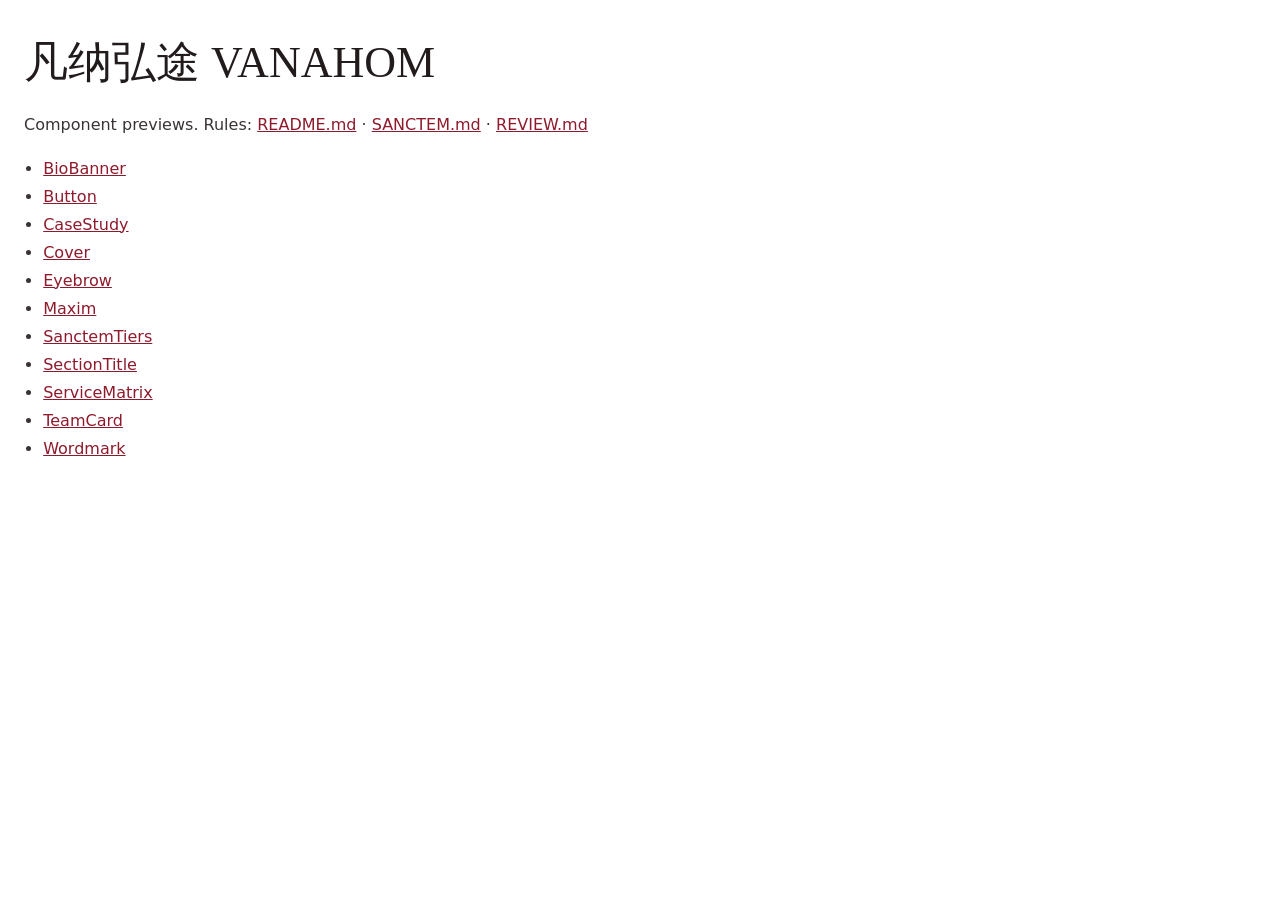
<file: design-system/index.html>
<!doctype html><html lang="zh-CN"><head><meta charset="utf-8"><meta name="viewport" content="width=device-width,initial-scale=1"><title>凡纳弘途 VANAHOM — design system</title>
<link rel="stylesheet" href="tokens.css"><style>body{margin:0;padding:var(--space-10) var(--space-6);font:16px/1.75 var(--font-sans);color:var(--ink-soft);background:var(--paper)}h1{font:500 44px/1.06 var(--font-display);color:var(--ink);margin:0 0 var(--space-6)}a{color:var(--hongtu-red-deep)}ul{padding-left:1.2em}</style></head>
<body><h1>凡纳弘途 VANAHOM</h1><p>Component previews. Rules: <a href="README.md">README.md</a> · <a href="SANCTEM.md">SANCTEM.md</a> · <a href="REVIEW.md">REVIEW.md</a></p><ul><li><a href="components/BioBanner/preview.html">BioBanner</a></li><li><a href="components/Button/preview.html">Button</a></li><li><a href="components/CaseStudy/preview.html">CaseStudy</a></li><li><a href="components/Cover/preview.html">Cover</a></li><li><a href="components/Eyebrow/preview.html">Eyebrow</a></li><li><a href="components/Maxim/preview.html">Maxim</a></li><li><a href="components/SanctemTiers/preview.html">SanctemTiers</a></li><li><a href="components/SectionTitle/preview.html">SectionTitle</a></li><li><a href="components/ServiceMatrix/preview.html">ServiceMatrix</a></li><li><a href="components/TeamCard/preview.html">TeamCard</a></li><li><a href="components/Wordmark/preview.html">Wordmark</a></li></ul></body></html>
</file>
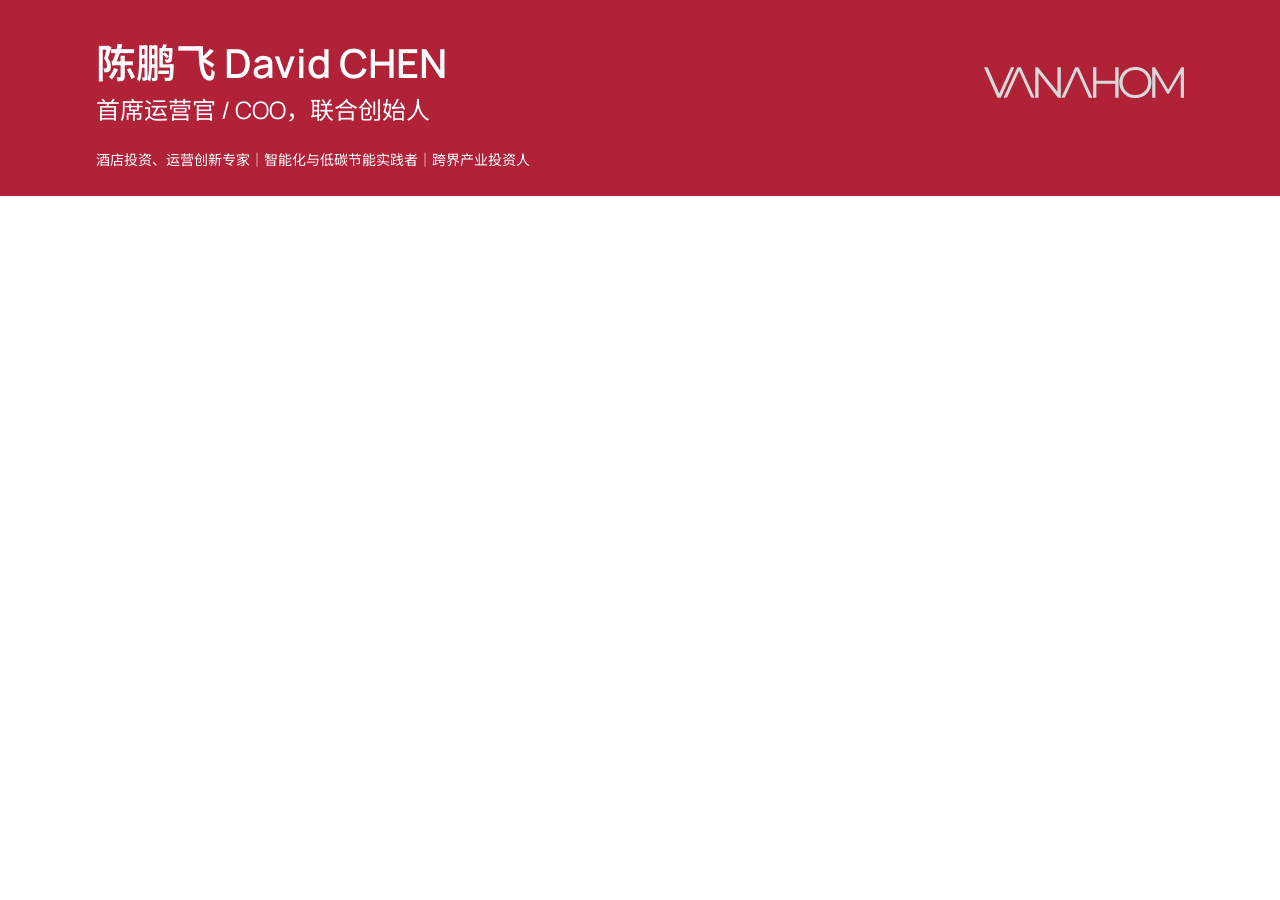
<file: design-system/components/BioBanner/preview.html>
<!-- @dsCard group="Content" height=210 subtitle="Profile page header on hongtu-red" -->
<!doctype html>
<html lang="zh-CN">
<head><meta charset="utf-8"><meta name="viewport" content="width=device-width,initial-scale=1"><link rel="stylesheet" href="../../tokens.css"><link rel="stylesheet" href="../bundle.css"><title>BioBanner — preview</title>
<style>html,body{margin:0} body{background:var(--paper)} </style></head>
<body>
<header class="vh vh-bio-banner">
  <h2 class="vh-bio-banner__name">陈鹏飞 David CHEN</h2>
  <img class="vh-bio-banner__logo" src="../../assets/Logos/vanahom-wordmark-grey.svg" alt="VANAHOM">
  <p class="vh-bio-banner__role">首席运营官 / COO，联合创始人</p>
  <p class="vh-bio-banner__tags">酒店投资、运营创新专家｜智能化与低碳节能实践者｜跨界产业投资人</p>
</header>
</body>
</html>
</file>
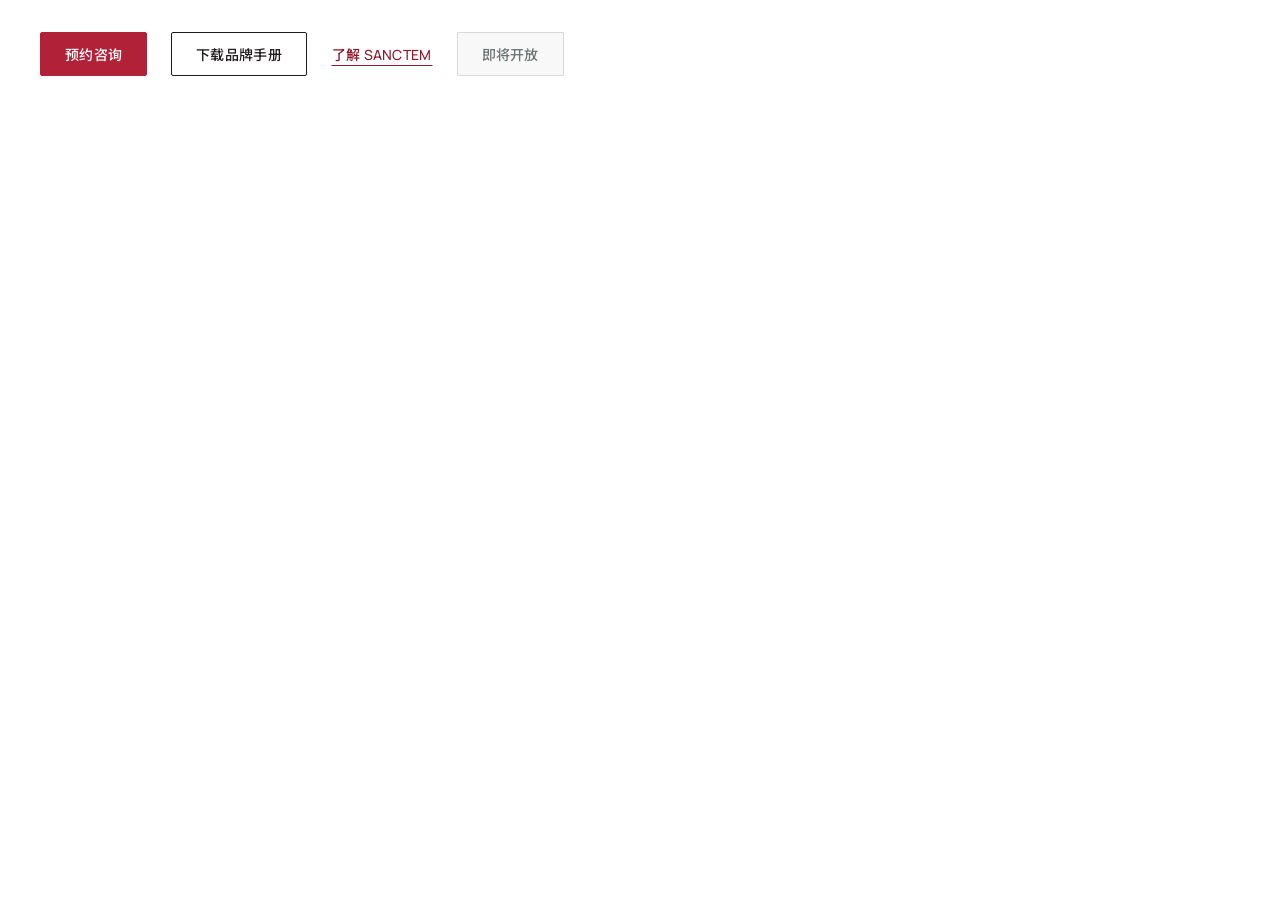
<file: design-system/components/Button/preview.html>
<!-- @dsCard group="Actions" height=110 -->
<!doctype html>
<html lang="zh-CN">
<head><meta charset="utf-8"><meta name="viewport" content="width=device-width,initial-scale=1"><link rel="stylesheet" href="../../tokens.css"><link rel="stylesheet" href="../bundle.css"><title>Button — preview</title>
<style>html,body{margin:0} body{background:var(--paper)} </style></head>
<body>
<div class="vh" style="padding:32px 40px;display:flex;gap:24px;align-items:center;flex-wrap:wrap">
  <button class="vh-btn vh-btn--primary">预约咨询</button>
  <button class="vh-btn">下载品牌手册</button>
  <button class="vh-btn vh-btn--text">了解 SANCTEM</button>
  <button class="vh-btn" disabled>即将开放</button>
</div>
</body>
</html>
</file>
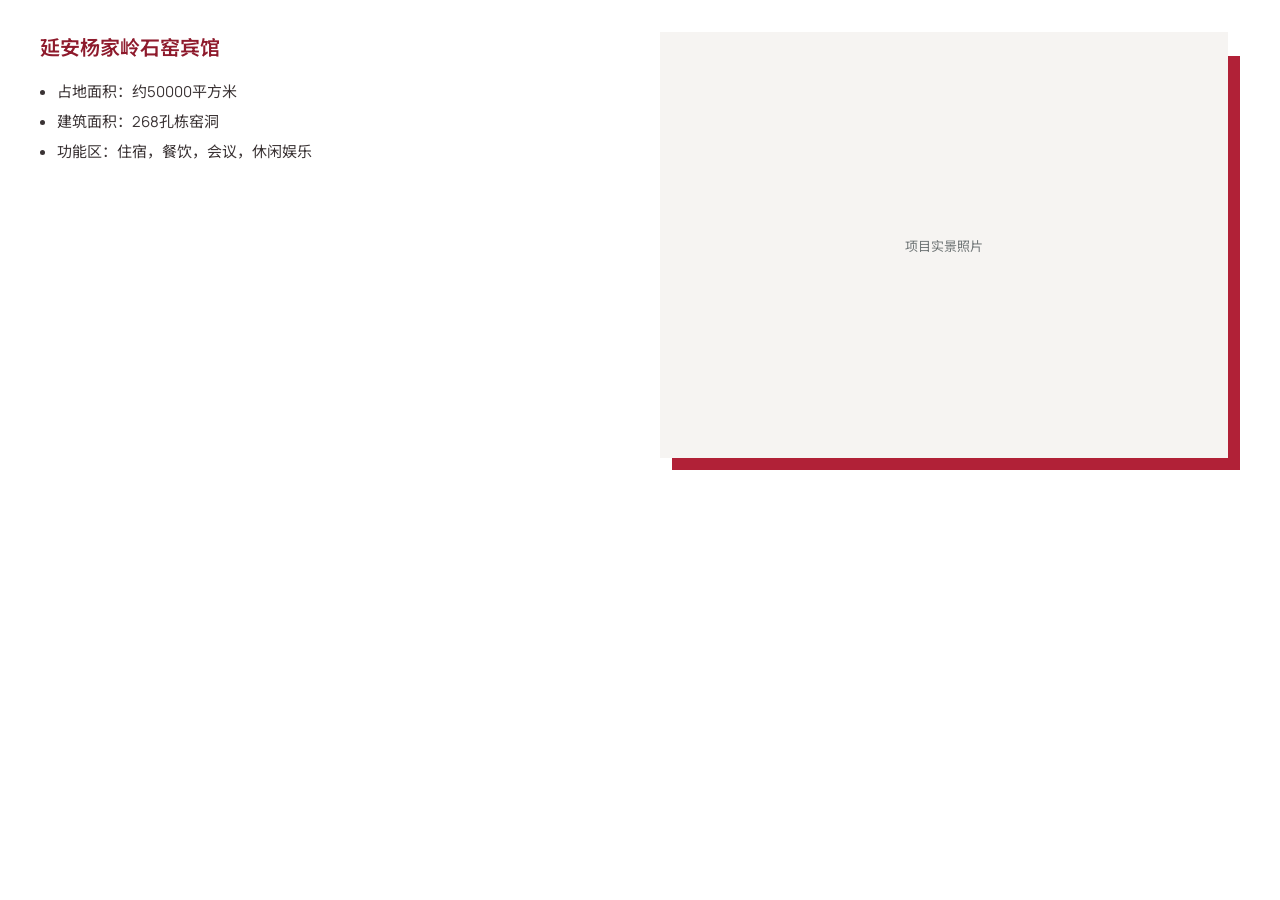
<file: design-system/components/CaseStudy/preview.html>
<!-- @dsCard group="Content" height=390 subtitle="Facts left, photo right on a red offset block" -->
<!doctype html>
<html lang="zh-CN">
<head><meta charset="utf-8"><meta name="viewport" content="width=device-width,initial-scale=1"><link rel="stylesheet" href="../../tokens.css"><link rel="stylesheet" href="../bundle.css"><title>CaseStudy — preview</title>
<style>html,body{margin:0} body{background:var(--paper)} </style></head>
<body>
<section class="vh vh-case" style="padding:32px 40px">
  <div>
    <h3 class="vh-case__title">延安杨家岭石窑宾馆</h3>
    <ul class="vh-case__facts">
      <li>占地面积：约50000平方米</li>
      <li>建筑面积：268孔栋窑洞</li>
      <li>功能区：住宿，餐饮，会议，休闲娱乐</li>
    </ul>
  </div>
  <figure class="vh-case__media"><div role="img" aria-label="项目图片位" style="background:var(--mist);display:grid;place-items:center;color:var(--grey-deep);font-size:13px">项目实景照片</div></figure>
</section>
</body>
</html>
</file>
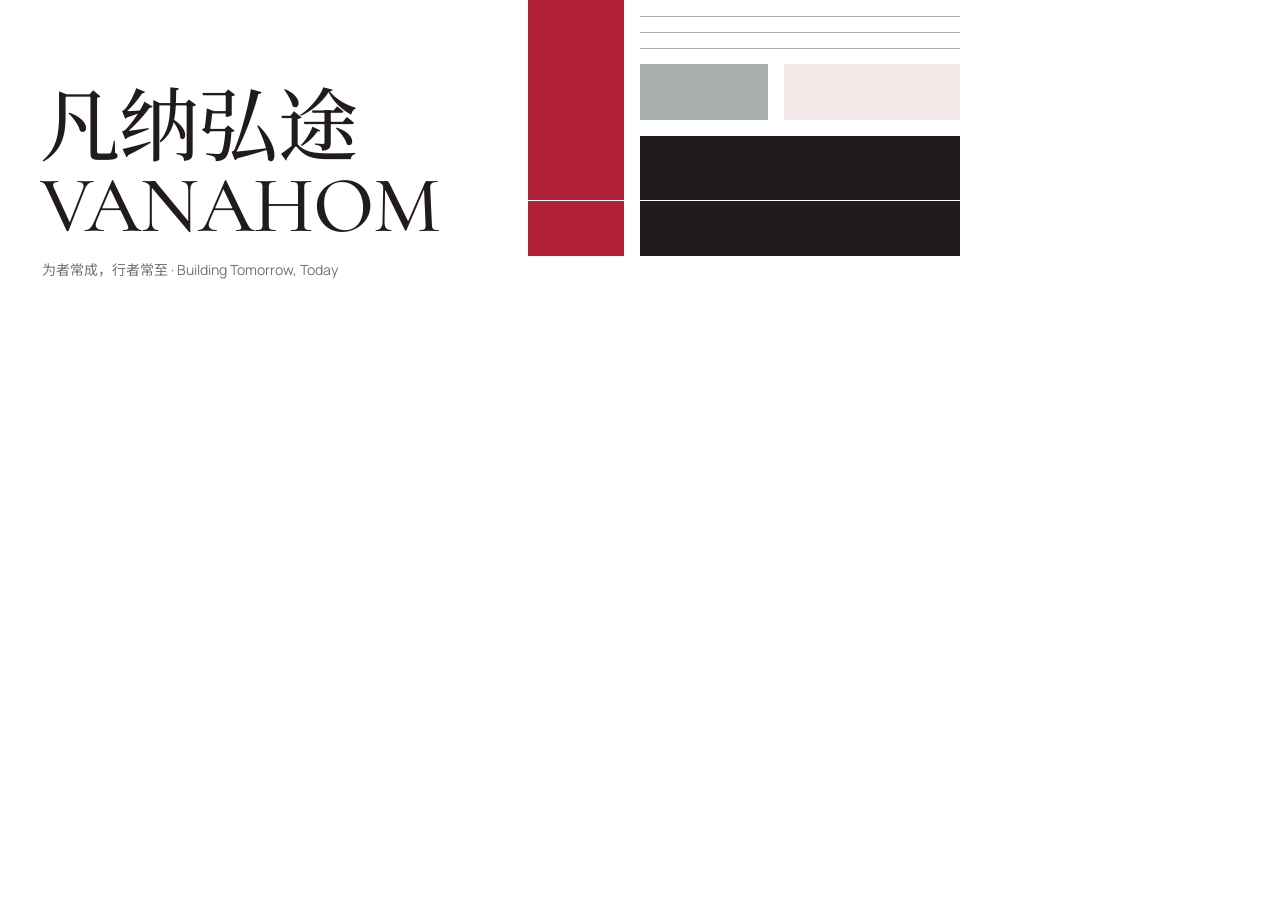
<file: design-system/components/Cover/preview.html>
<!-- @dsCard height=320 -->
<!doctype html>
<html lang="zh-CN">
<head>
<meta charset="utf-8"><meta name="viewport" content="width=device-width,initial-scale=1"><link rel="stylesheet" href="../../tokens.css"><link rel="stylesheet" href="../bundle.css">
<title>凡纳弘途 VANAHOM</title>
<style>
  html, body { margin:0; height:100%; }
  body { background:var(--paper); color:var(--ink); font-family:var(--font-sans); overflow:hidden; }
  .cover { position:relative; width:960px; height:320px; overflow:hidden; }
  .art { position:absolute; top:0; left:480px; width:480px; height:320px; }
  .art svg { display:block; width:480px; height:320px; }
  .red { fill:var(--hongtu-red); }
  .ink { fill:var(--ink); }
  .grey { fill:var(--cangling-grey); }
  .wash { fill:var(--red-wash); }
  .blk { rx:var(--radius-none); }
  .cut { stroke:var(--paper); stroke-width:var(--hairline); }
  .rule { stroke:var(--cangling-grey); stroke-width:var(--hairline); }
  .words { position:absolute; left:var(--space-10); bottom:var(--space-10); max-width:440px; }
  .name { margin:0; font-family:var(--font-display); font-size:80px; line-height:.95; font-weight:500; letter-spacing:-.01em; color:var(--ink); }
  .tag { margin:var(--space-4) 0 0 2px; font-size:14px; line-height:20px; color:var(--grey-deep); }
</style>
</head>
<body>
<div class="cover">
  <div class="art" aria-hidden="true">
    <svg viewBox="0 0 480 320" width="480" height="320">
      <!--
        blocks      hongtu-red 96×264 slab bled off the top (≈8% of 960×320, the brand's own red ceiling) · ink 320×120 bled off the right · cangling-grey 128×56 · red-wash 176×56 bled right
        arrangement one tall red slab with satellites (the deck's TOMORROW / TODAY / YESTERDAY slab), bottoms on one line space-16 above the edge, space-4 gutters
        pattern     a few hairlines, from "structure comes from 1px hairlines and space, never shadows": three cangling-grey rules at a space-4 pitch over the satellites, one paper hairline cutting the slab and ink like the deck's struck-through YESTERDAY
        scales      sides in space-2 multiples; gutters space-4; rule pitch space-4; strokes hairline; corners radius-none
      -->
      <line class="rule" x1="160" y1="16.5" x2="480" y2="16.5"/>
      <line class="rule" x1="160" y1="32.5" x2="480" y2="32.5"/>
      <line class="rule" x1="160" y1="48.5" x2="480" y2="48.5"/>
      <rect class="red blk" x="48" y="-8" width="96" height="264"/>
      <rect class="grey blk" x="160" y="64" width="128" height="56"/>
      <rect class="wash blk" x="304" y="64" width="176" height="56"/>
      <rect class="ink blk" x="160" y="136" width="320" height="120"/>
      <line class="cut" x1="48" y1="200.5" x2="480" y2="200.5"/>
    </svg>
  </div>
  <div class="words">
    <h1 class="name">凡纳弘途<br>VANAHOM</h1>
    <p class="tag">为者常成，行者常至 · Building Tomorrow, Today</p>
  </div>
</div>
</body>
</html>
</file>
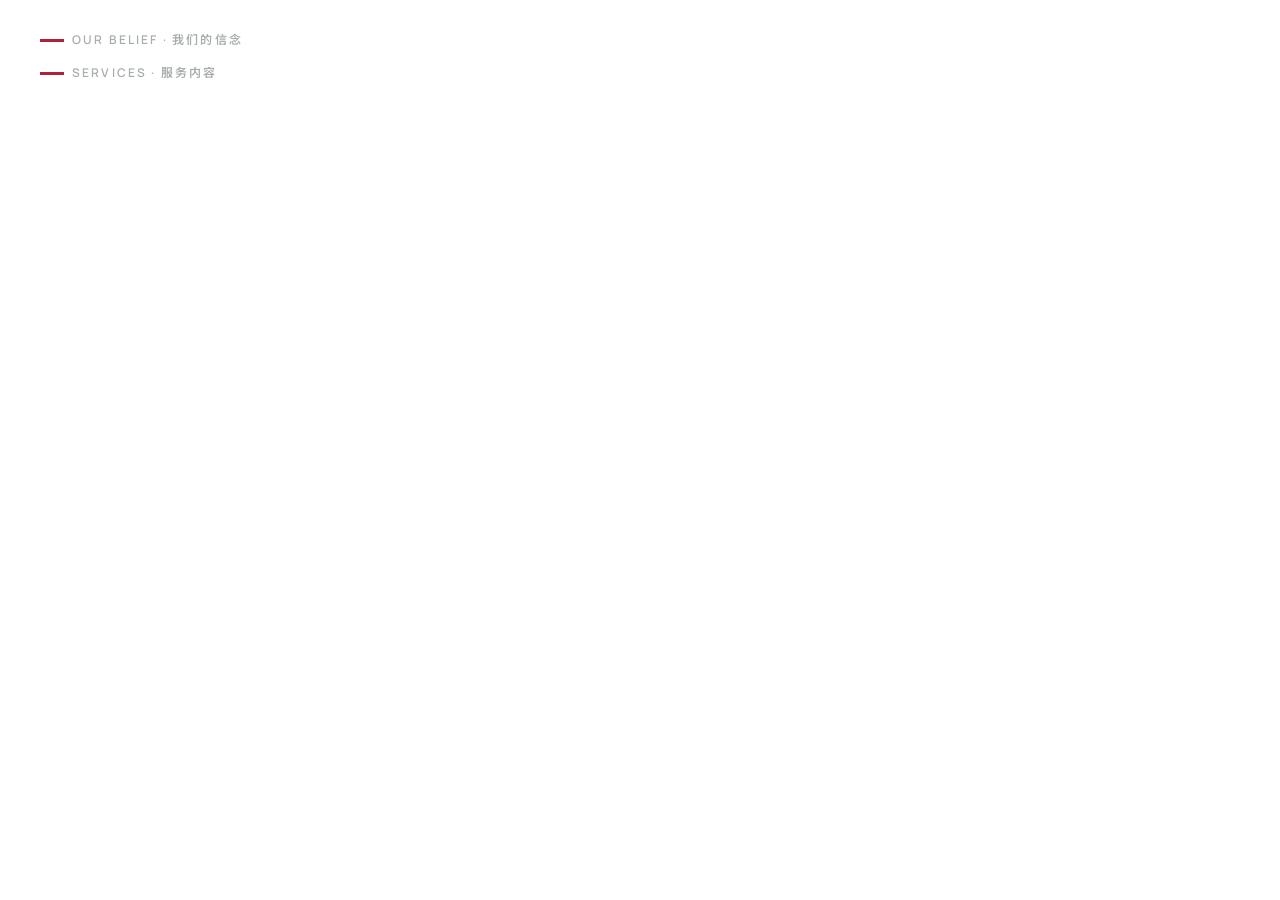
<file: design-system/components/Eyebrow/preview.html>
<!-- @dsCard group="Text" height=120 -->
<!doctype html>
<html lang="zh-CN">
<head><meta charset="utf-8"><meta name="viewport" content="width=device-width,initial-scale=1"><link rel="stylesheet" href="../../tokens.css"><link rel="stylesheet" href="../bundle.css"><title>Eyebrow — preview</title>
<style>html,body{margin:0} body{background:var(--paper)} </style></head>
<body>
<div class="vh" style="padding:32px 40px;display:flex;flex-direction:column;gap:16px">
  <p class="vh-eyebrow">Our belief · 我们的信念</p>
  <p class="vh-eyebrow">Services · 服务内容</p>
</div>
</body>
</html>
</file>
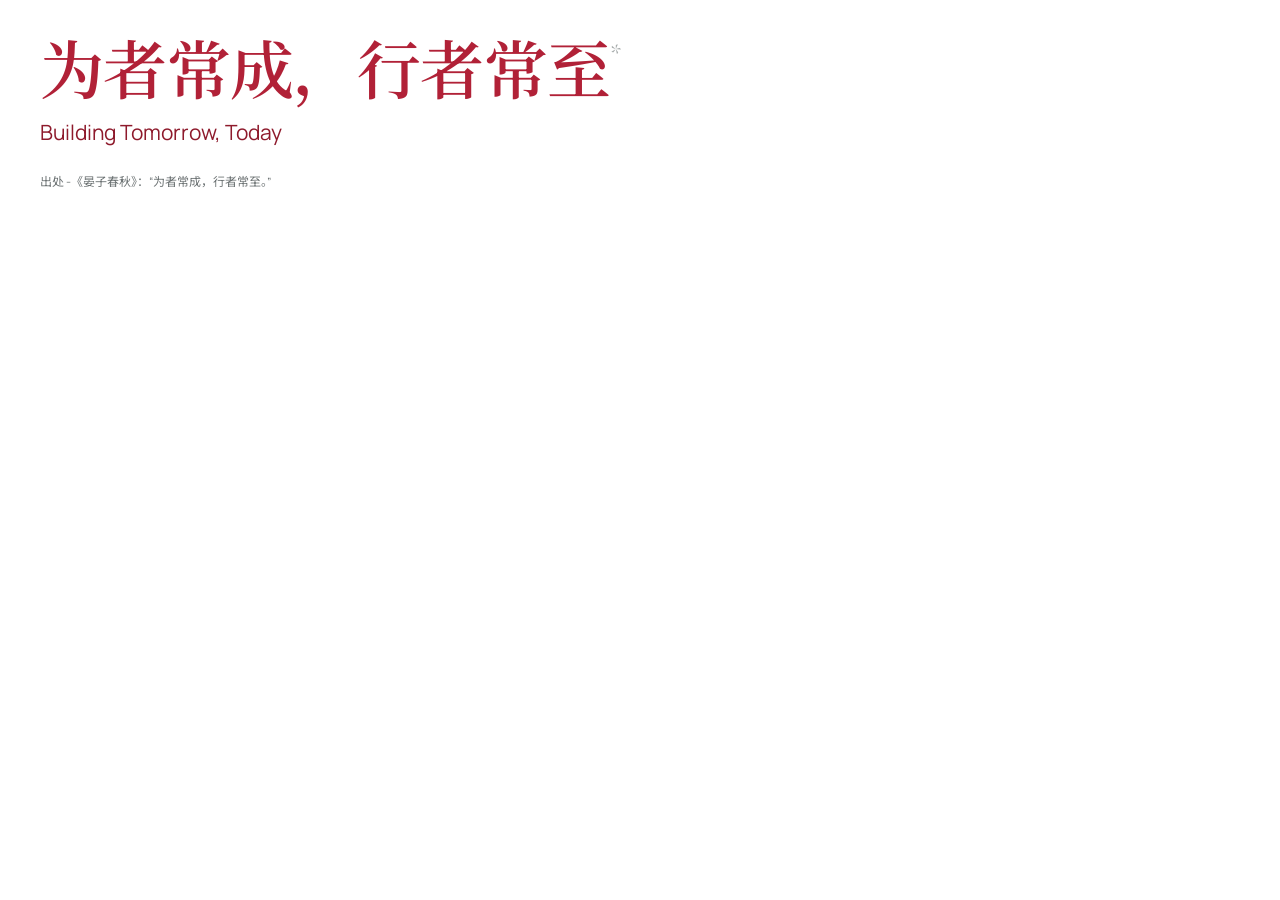
<file: design-system/components/Maxim/preview.html>
<!-- @dsCard group="Text" height=250 subtitle="Classical maxim, English line, source" -->
<!doctype html>
<html lang="zh-CN">
<head><meta charset="utf-8"><meta name="viewport" content="width=device-width,initial-scale=1"><link rel="stylesheet" href="../../tokens.css"><link rel="stylesheet" href="../bundle.css"><title>Maxim — preview</title>
<style>html,body{margin:0} body{background:var(--paper)} </style></head>
<body>
<figure class="vh vh-maxim" style="padding:40px">
  <p class="vh-maxim__cn">为者常成，行者常至<sup>*</sup></p>
  <p class="vh-maxim__en">Building Tomorrow, Today</p>
  <figcaption class="vh-maxim__source">出处 -《晏子春秋》：“为者常成，行者常至。”</figcaption>
</figure>
</body>
</html>
</file>
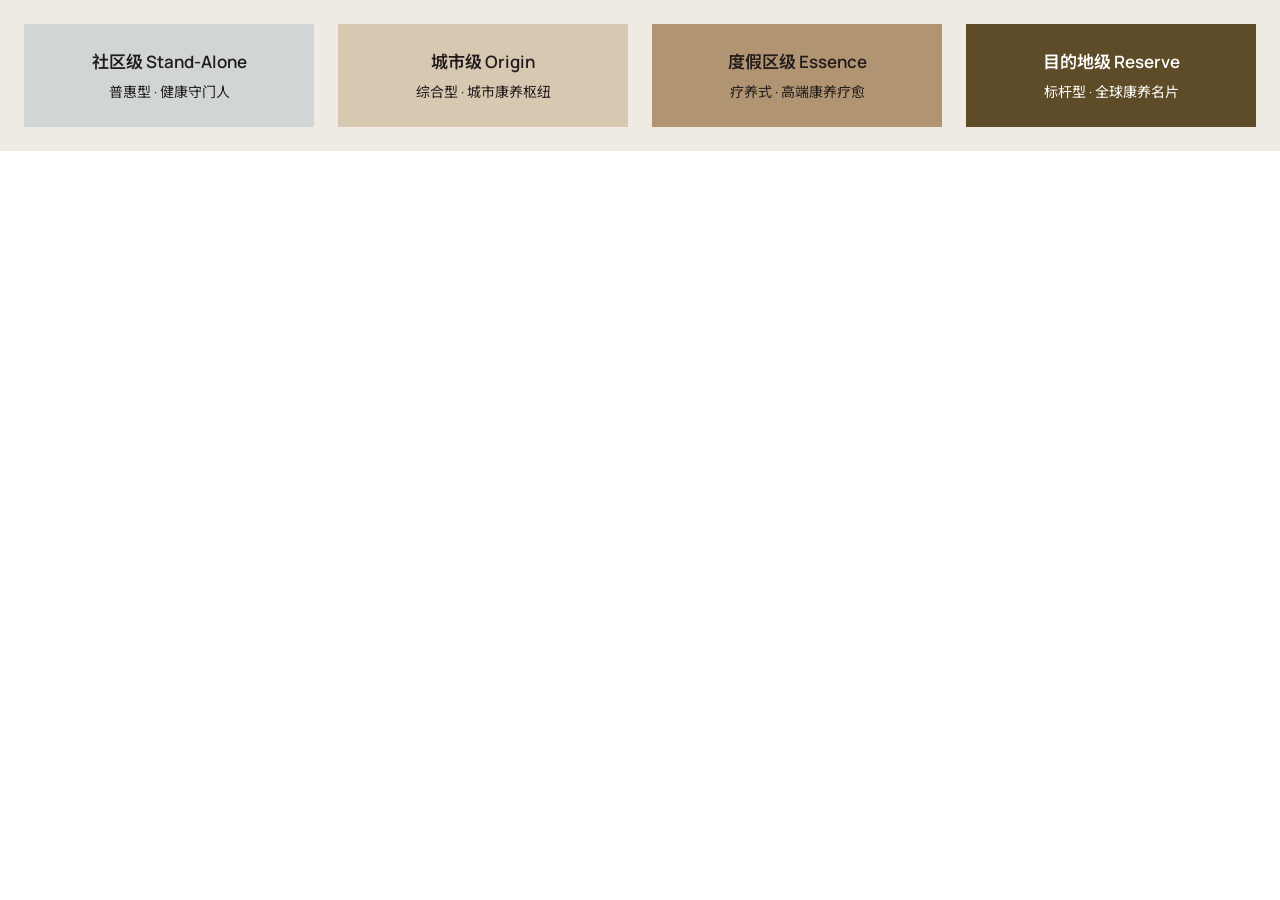
<file: design-system/components/SanctemTiers/preview.html>
<!-- @dsCard group="SANCTEM" height=200 subtitle="Sub-brand only: the four-tier brand matrix" -->
<!doctype html>
<html lang="zh-CN">
<head><meta charset="utf-8"><meta name="viewport" content="width=device-width,initial-scale=1"><link rel="stylesheet" href="../../tokens.css"><link rel="stylesheet" href="../bundle.css"><title>SanctemTiers — preview</title>
<style>html,body{margin:0} body{background:var(--paper)} </style></head>
<body>
<div class="vh vh-sanctem"><div class="vh-tiers">
  <div class="vh-tier vh-tier--community"><p class="vh-tier__name">社区级 Stand-Alone</p><p class="vh-tier__line">普惠型 · 健康守门人</p></div>
  <div class="vh-tier vh-tier--origin"><p class="vh-tier__name">城市级 Origin</p><p class="vh-tier__line">综合型 · 城市康养枢纽</p></div>
  <div class="vh-tier vh-tier--essence"><p class="vh-tier__name">度假区级 Essence</p><p class="vh-tier__line">疗养式 · 高端康养疗愈</p></div>
  <div class="vh-tier vh-tier--reserve"><p class="vh-tier__name">目的地级 Reserve</p><p class="vh-tier__line">标杆型 · 全球康养名片</p></div>
</div></div>
</body>
</html>
</file>
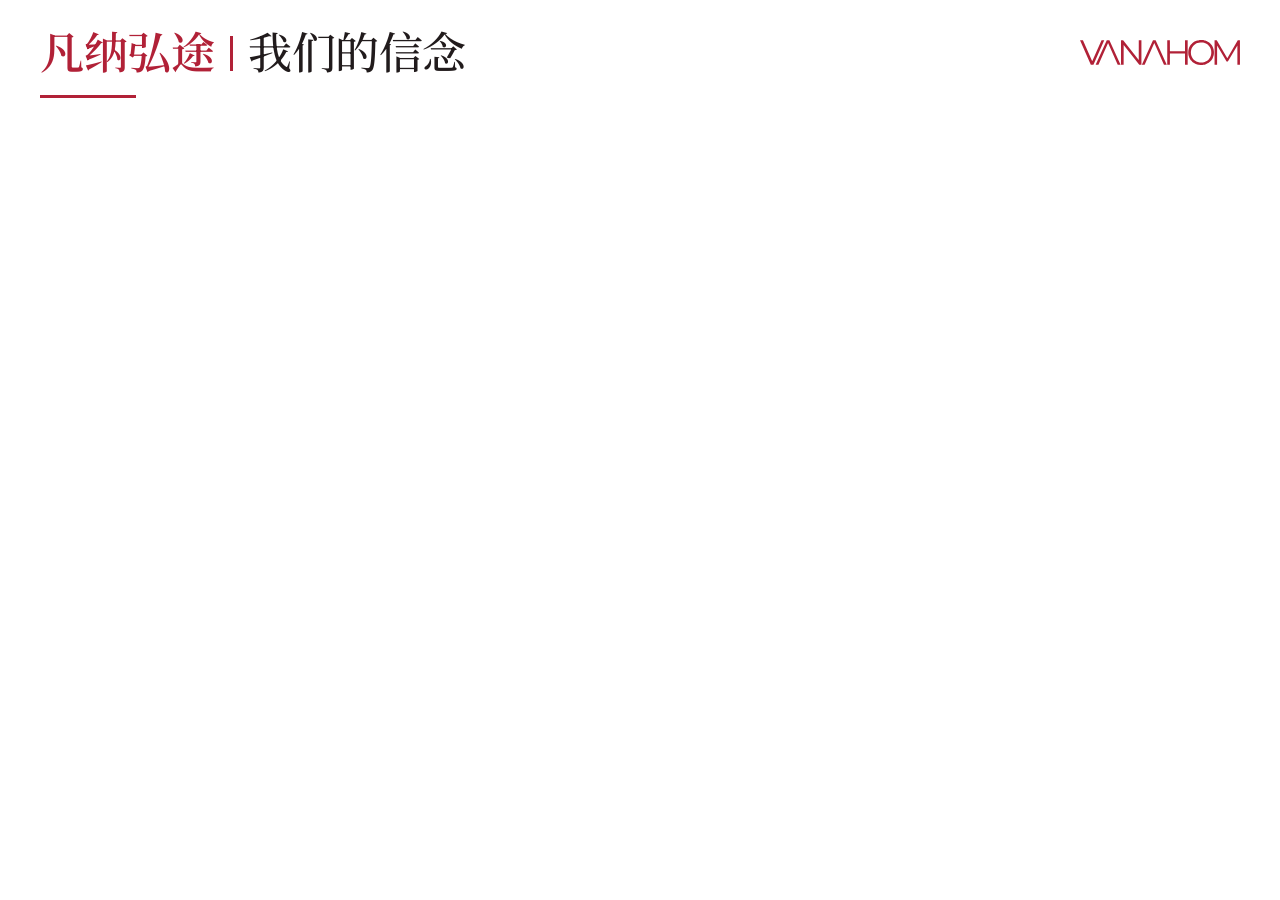
<file: design-system/components/SectionTitle/preview.html>
<!-- @dsCard group="Layout" height=150 subtitle="品牌名 | 页面主题, red rule, wordmark right" -->
<!doctype html>
<html lang="zh-CN">
<head><meta charset="utf-8"><meta name="viewport" content="width=device-width,initial-scale=1"><link rel="stylesheet" href="../../tokens.css"><link rel="stylesheet" href="../bundle.css"><title>SectionTitle — preview</title>
<style>html,body{margin:0} body{background:var(--paper)} </style></head>
<body>
<header class="vh vh-section-title" style="padding:32px 40px">
  <div>
    <h2 class="vh-section-title__text"><span class="vh-section-title__brand">凡纳弘途</span><span class="vh-section-title__sep" aria-hidden="true"></span>我们的信念</h2>
    <span class="vh-section-title__rule" aria-hidden="true"></span>
  </div>
  <img class="vh-section-title__logo" src="../../assets/Logos/vanahom-wordmark-red.svg" alt="VANAHOM">
</header>
</body>
</html>
</file>
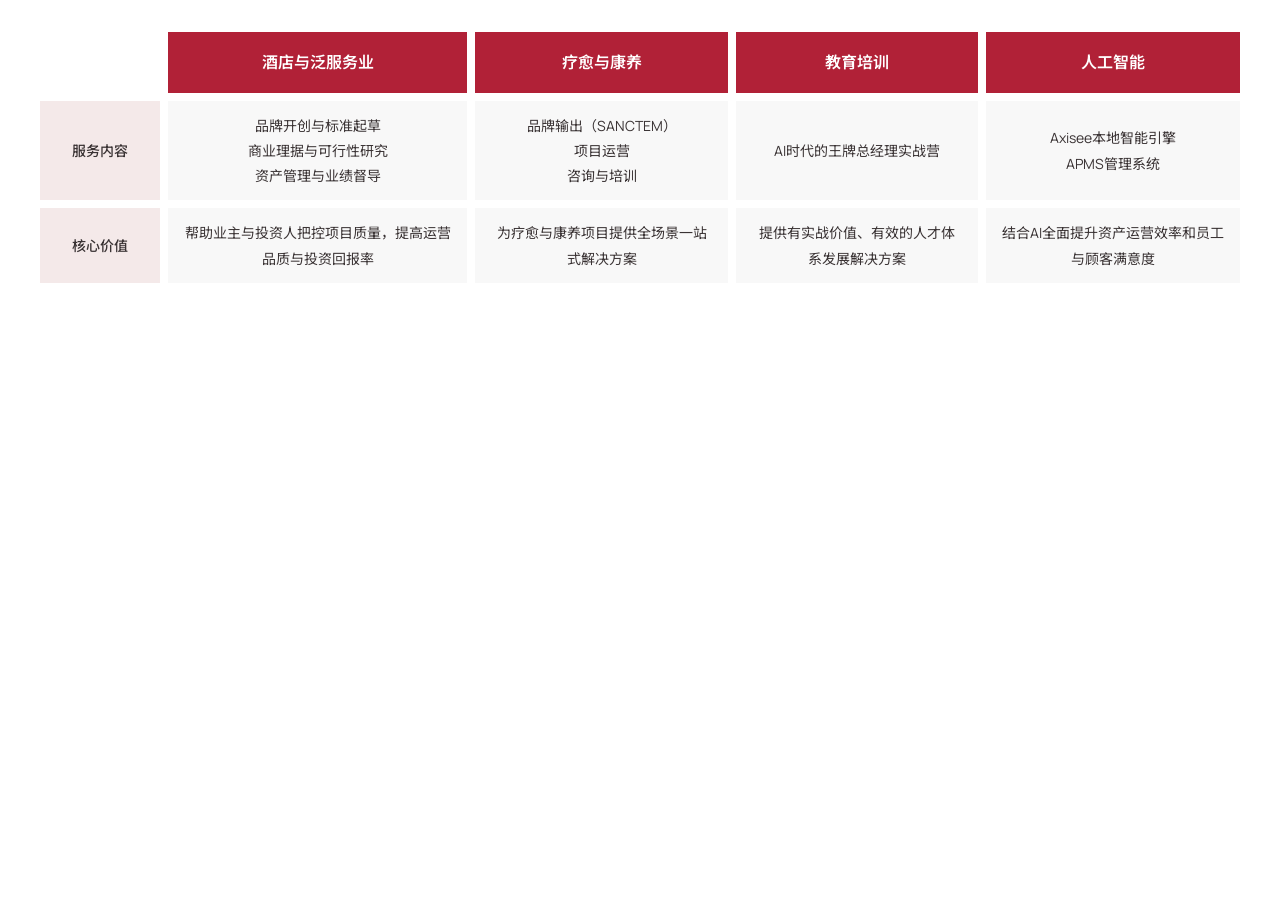
<file: design-system/components/ServiceMatrix/preview.html>
<!-- @dsCard group="Data" height=350 subtitle="Red column heads, red-wash row heads, cell grey" -->
<!doctype html>
<html lang="zh-CN">
<head><meta charset="utf-8"><meta name="viewport" content="width=device-width,initial-scale=1"><link rel="stylesheet" href="../../tokens.css"><link rel="stylesheet" href="../bundle.css"><title>ServiceMatrix — preview</title>
<style>html,body{margin:0} body{background:var(--paper)} </style></head>
<body>
<div class="vh" style="padding:24px 32px"><div class="vh-matrix-scroll">
<table class="vh-matrix">
  <thead><tr><td class="vh-corner"></td><th scope="col">酒店与泛服务业</th><th scope="col">疗愈与康养</th><th scope="col">教育培训</th><th scope="col">人工智能</th></tr></thead>
  <tbody>
    <tr><th scope="row">服务内容</th>
      <td><ul><li>品牌开创与标准起草</li><li>商业理据与可行性研究</li><li>资产管理与业绩督导</li></ul></td>
      <td><ul><li>品牌输出（SANCTEM）</li><li>项目运营</li><li>咨询与培训</li></ul></td>
      <td><ul><li>AI时代的王牌总经理实战营</li></ul></td>
      <td><ul><li>Axisee本地智能引擎</li><li>APMS管理系统</li></ul></td></tr>
    <tr><th scope="row">核心价值</th>
      <td>帮助业主与投资人把控项目质量，提高运营品质与投资回报率</td>
      <td>为疗愈与康养项目提供全场景一站式解决方案</td>
      <td>提供有实战价值、有效的人才体系发展解决方案</td>
      <td>结合AI全面提升资产运营效率和员工与顾客满意度</td></tr>
  </tbody>
</table></div></div>
</body>
</html>
</file>
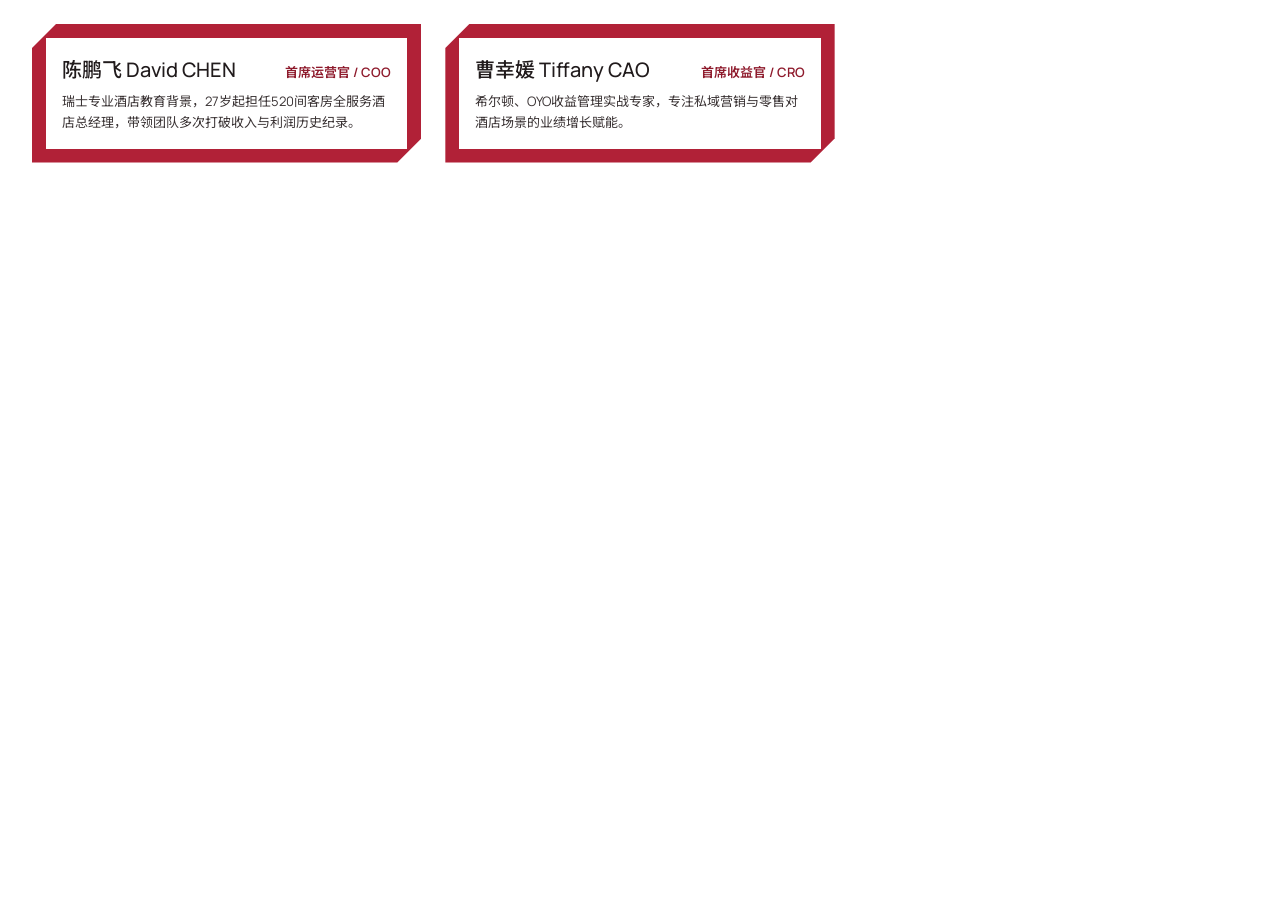
<file: design-system/components/TeamCard/preview.html>
<!-- @dsCard group="Content" height=210 subtitle="Chamfered red frame, white body" -->
<!doctype html>
<html lang="zh-CN">
<head><meta charset="utf-8"><meta name="viewport" content="width=device-width,initial-scale=1"><link rel="stylesheet" href="../../tokens.css"><link rel="stylesheet" href="../bundle.css"><title>TeamCard — preview</title>
<style>html,body{margin:0} body{background:var(--paper)} </style></head>
<body>
<div class="vh vh-team-grid" style="padding:24px 32px">
  <article class="vh-team-card"><div class="vh-team-card__body">
    <div class="vh-team-card__head"><h3 class="vh-team-card__name">陈鹏飞 David CHEN</h3><span class="vh-team-card__role">首席运营官 / COO</span></div>
    <p class="vh-team-card__bio">瑞士专业酒店教育背景，27岁起担任520间客房全服务酒店总经理，带领团队多次打破收入与利润历史纪录。</p>
  </div></article>
  <article class="vh-team-card"><div class="vh-team-card__body">
    <div class="vh-team-card__head"><h3 class="vh-team-card__name">曹幸媛 Tiffany CAO</h3><span class="vh-team-card__role">首席收益官 / CRO</span></div>
    <p class="vh-team-card__bio">希尔顿、OYO收益管理实战专家，专注私域营销与零售对酒店场景的业绩增长赋能。</p>
  </div></article>
</div>
</body>
</html>
</file>
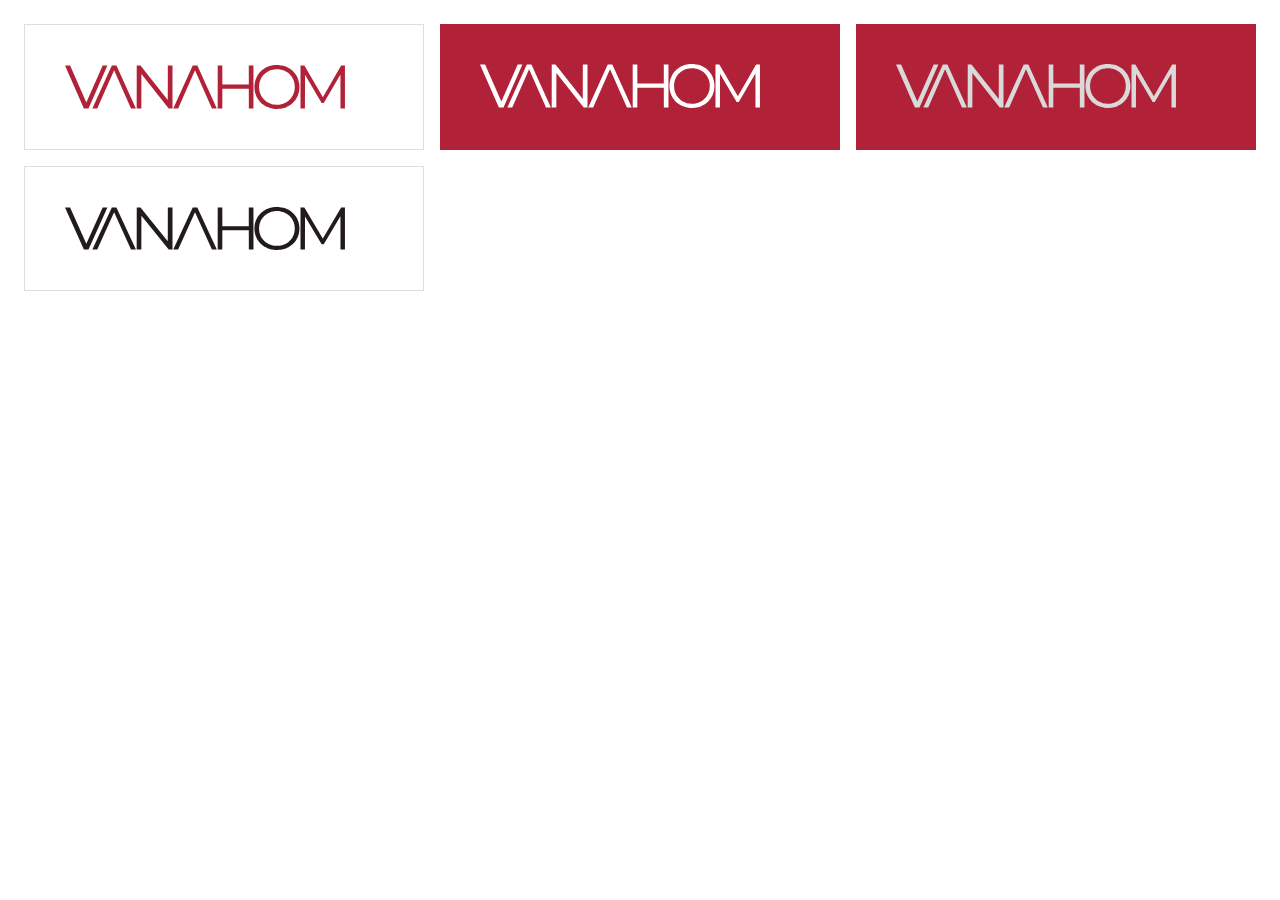
<file: design-system/components/Wordmark/preview.html>
<!-- @dsCard group="Brand" height=320 subtitle="Red primary, white on red, grey quiet, ink mono" -->
<!doctype html>
<html lang="zh-CN">
<head><meta charset="utf-8"><meta name="viewport" content="width=device-width,initial-scale=1"><link rel="stylesheet" href="../../tokens.css"><link rel="stylesheet" href="../bundle.css"><title>Wordmark — preview</title>
<style>html,body{margin:0} body{background:var(--paper)} </style></head>
<body>
<div class="vh" style="display:grid;grid-template-columns:repeat(auto-fit,minmax(min(100%,300px),1fr));gap:16px;padding:24px">
  <div style="padding:40px;border:1px solid var(--line)"><img class="vh-wordmark" src="../../assets/Logos/vanahom-wordmark-red.svg" alt="VANAHOM" style="width:100%;max-width:280px"></div>
  <div style="padding:40px;background:var(--hongtu-red)"><img class="vh-wordmark" src="../../assets/Logos/vanahom-wordmark-white.svg" alt="VANAHOM" style="width:100%;max-width:280px"></div>
  <div style="padding:40px;background:var(--hongtu-red)"><img class="vh-wordmark" src="../../assets/Logos/vanahom-wordmark-grey.svg" alt="VANAHOM" style="width:100%;max-width:280px"></div>
  <div style="padding:40px;border:1px solid var(--line)"><img class="vh-wordmark" src="../../assets/Logos/vanahom-wordmark-ink.svg" alt="VANAHOM" style="width:100%;max-width:280px"></div>
</div>
</body>
</html>
</file>
<file: design-system/tokens.css>
/* 凡纳弘途 VANAHOM — design tokens. Compiled from tokens.json; edit that file, not this one. */
:root{
  --hongtu-red: #B12137;
  --hongtu-red-deep: #8E1A2C;
  --red-wash: #F4E9E9;
  --cangling-grey: #A8ADAD;
  --grey-deep: #6E7475;
  --logo-grey: #D9D9D9;
  --ink: #211B1C;
  --ink-soft: #3A3334;
  --paper: #FFFFFF;
  --mist: #F6F4F2;
  --cell: #F8F8F8;
  --line: rgba(33, 27, 28, 0.14);
  --sanctem-clay: #7A6A56;
  --sanctem-clay-soft: #9A8B76;
  --sanctem-sand: #EFEAE3;
  --sanctem-sand-deep: #DDD0BC;
  --sanctem-tier-community: #D1D5D5;
  --sanctem-tier-origin: #D7C8B2;
  --sanctem-tier-essence: #B19471;
  --sanctem-tier-reserve: #5D4C27;
  --font-display: "Cormorant Garamond", "Noto Serif SC", "Songti SC", serif;
  --font-sans: Manrope, "Noto Sans SC", "PingFang SC", system-ui, sans-serif;
  --text-mega-size: 150px; --text-mega-leading: 1.06; --text-mega-weight: 500; --text-mega-tracking: -0.01em;
  --text-display-size: 92px; --text-display-leading: 1.06; --text-display-weight: 500; --text-display-tracking: -0.01em;
  --text-h1-size: 64px; --text-h1-leading: 1.06; --text-h1-weight: 500; --text-h1-tracking: -0.01em;
  --text-h2-size: 44px; --text-h2-leading: 1.06; --text-h2-weight: 500; --text-h2-tracking: -0.01em;
  --text-h3-size: 28px; --text-h3-leading: 1.15; --text-h3-weight: 600; --text-h3-tracking: -0.01em;
  --text-lead-size: 21px; --text-lead-leading: 1.6; --text-lead-weight: 400;
  --text-body-size: 16px; --text-body-leading: 1.75; --text-body-weight: 400;
  --text-body-strong-size: 16px; --text-body-strong-leading: 1.75; --text-body-strong-weight: 600;
  --text-label-size: 14px; --text-label-leading: 1.5; --text-label-weight: 500;
  --text-small-size: 14px; --text-small-leading: 1.6; --text-small-weight: 400;
  --text-eyebrow-size: 12px; --text-eyebrow-leading: 1.4; --text-eyebrow-weight: 600; --text-eyebrow-tracking: 0.18em;
  --text-micro-size: 12px; --text-micro-leading: 1.5; --text-micro-weight: 400;
  --space-1: 4px;
  --space-2: 8px;
  --space-3: 12px;
  --space-4: 16px;
  --space-6: 24px;
  --space-10: 40px;
  --space-16: 64px;
  --space-24: 96px;
  --space-32: 128px;
  --section: 140px;
  --radius-none: 0px;
  --radius-sm: 2px;
  --hairline: 1px;
  --rule-accent: 3px;
  --motion-base: 320ms;
}
</file>
<file: design-system/components/bundle.css>
/* 凡纳弘途 VANAHOM — component styles. Every value comes from tokens.css. */
@import url("https://fonts.googleapis.com/css2?family=Cormorant+Garamond:wght@400;500;600&family=Manrope:wght@400;500;600&family=Noto+Sans+SC:wght@400;500;600&family=Noto+Serif+SC:wght@400;500;600&display=swap");

.vh { font-family: var(--font-sans); color: var(--ink-soft); background: var(--paper); -webkit-font-smoothing: antialiased; }
.vh *, .vh *::before, .vh *::after { box-sizing: border-box; }

/* Wordmark ----------------------------------------------------------- */
.vh-wordmark { display: block; height: auto; }
.vh-wordmark-zone { display: inline-block; padding: calc(var(--vh-mark-h, 32px)); outline: var(--hairline) dashed var(--cangling-grey); }

/* Eyebrow ------------------------------------------------------------- */
.vh-eyebrow { display: inline-flex; align-items: center; gap: var(--space-2); margin: 0; font-family: var(--font-sans); font-size: 12px; line-height: 1.4; font-weight: 600; letter-spacing: .18em; text-transform: uppercase; color: var(--cangling-grey); }
.vh-eyebrow::before { content: ""; width: 24px; height: var(--rule-accent); background: var(--hongtu-red); }

/* SectionTitle -------------------------------------------------------- */
.vh-section-title { display: flex; align-items: flex-start; justify-content: space-between; gap: var(--space-10); padding-bottom: var(--space-6); }
.vh-section-title__text { margin: 0; font-family: var(--font-display); font-size: 44px; line-height: 1.06; font-weight: 500; letter-spacing: -.01em; color: var(--ink); text-wrap: balance; }
.vh-section-title__brand { color: var(--hongtu-red); font-weight: 600; }
.vh-section-title__sep { display: inline-block; width: var(--rule-accent); height: .8em; margin: 0 .35em; vertical-align: -.05em; background: var(--hongtu-red); }
.vh-section-title__rule { display: block; width: 96px; height: var(--rule-accent); margin-top: var(--space-4); background: var(--hongtu-red); }
.vh-section-title__logo { width: 160px; flex: none; margin-top: 8px; }

/* Maxim --------------------------------------------------------------- */
.vh-maxim { margin: 0; }
.vh-maxim__cn { margin: 0; font-family: var(--font-display); font-size: 64px; line-height: 1.06; font-weight: 600; letter-spacing: -.01em; color: var(--hongtu-red); text-wrap: balance; }
.vh-maxim__cn sup { font-size: .4em; font-weight: 400; color: var(--cangling-grey); vertical-align: top; }
.vh-maxim__en { margin: var(--space-2) 0 0; font-family: var(--font-sans); font-size: 21px; line-height: 1.6; font-weight: 400; color: var(--hongtu-red-deep); }
.vh-maxim__source { margin: var(--space-6) 0 0; font-size: 12px; line-height: 1.5; color: var(--grey-deep); }

/* Button -------------------------------------------------------------- */
.vh-btn { display: inline-flex; align-items: center; justify-content: center; gap: var(--space-2); min-height: 44px; padding: 0 var(--space-6); border: var(--hairline) solid var(--ink); border-radius: var(--radius-sm); background: var(--paper); color: var(--ink); font: 500 14px/1.5 var(--font-sans); letter-spacing: .02em; cursor: pointer; transition: background-color var(--motion-base) ease-out, color var(--motion-base) ease-out; }
.vh-btn:hover { background: var(--mist); }
.vh-btn:focus-visible { outline: 2px solid var(--hongtu-red-deep); outline-offset: 2px; }
.vh-btn--primary { border-color: var(--hongtu-red); background: var(--hongtu-red); color: var(--paper); }
.vh-btn--primary:hover { background: var(--hongtu-red-deep); border-color: var(--hongtu-red-deep); }
.vh-btn--text { border-color: transparent; background: none; padding: 0; min-height: 0; color: var(--hongtu-red-deep); border-bottom: var(--hairline) solid var(--hongtu-red-deep); border-radius: var(--radius-none); }
.vh-btn--text:hover { background: none; color: var(--hongtu-red); }
.vh-btn[disabled] { border-color: var(--line); color: var(--grey-deep); background: var(--cell); cursor: not-allowed; }

/* ServiceMatrix ------------------------------------------------------- */
.vh-matrix { width: 100%; border-collapse: separate; border-spacing: 8px; font-size: 14px; line-height: 1.8; text-align: center; }
.vh-matrix th[scope="col"] { padding: var(--space-4); background: var(--hongtu-red); color: var(--paper); font-weight: 600; font-size: 16px; }
.vh-matrix th[scope="row"] { width: 120px; padding: var(--space-3); background: var(--red-wash); color: var(--ink-soft); font-weight: 500; }
.vh-matrix td { padding: var(--space-3) var(--space-4); background: var(--cell); color: var(--ink-soft); vertical-align: middle; }
.vh-matrix td ul { margin: 0; padding: 0; list-style: none; }
.vh-matrix .vh-corner { background: none; }

/* TeamCard ------------------------------------------------------------ */
.vh-team-card { position: relative; padding: 14px 14px 14px 14px; background: var(--hongtu-red); clip-path: polygon(24px 0, 100% 0, 100% calc(100% - 24px), calc(100% - 24px) 100%, 0 100%, 0 24px); }
.vh-team-card__body { padding: var(--space-4); background: var(--paper); }
.vh-team-card__head { display: flex; align-items: baseline; justify-content: space-between; gap: var(--space-4); }
.vh-team-card__name { margin: 0; font-family: var(--font-sans); font-size: 20px; font-weight: 500; color: var(--ink); }
.vh-team-card__role { font-size: 13px; font-weight: 600; color: var(--hongtu-red-deep); white-space: nowrap; }
.vh-team-card__bio { margin: var(--space-2) 0 0; font-size: 13px; line-height: 1.6; color: var(--ink-soft); }

/* BioBanner ----------------------------------------------------------- */
.vh-bio-banner { display: grid; grid-template-columns: 1fr auto; gap: var(--space-2) var(--space-10); padding: var(--space-10) var(--space-24) var(--space-6); background: var(--hongtu-red); color: var(--paper); }
.vh-bio-banner__name { margin: 0; font-family: var(--font-sans); font-size: 40px; line-height: 1.15; font-weight: 600; }
.vh-bio-banner__role { margin: 0; font-size: 24px; line-height: 1.3; font-weight: 400; }
.vh-bio-banner__logo { grid-column: 2; grid-row: 1 / span 2; align-self: center; width: 200px; }
.vh-bio-banner__tags { grid-column: 1 / -1; margin: var(--space-4) 0 0; font-size: 14px; line-height: 1.6; }

/* CaseStudy ----------------------------------------------------------- */
.vh-case { display: grid; grid-template-columns: 1fr 1fr; gap: var(--space-10); align-items: start; }
.vh-case__title { margin: 0 0 var(--space-4); font-family: var(--font-sans); font-size: 20px; font-weight: 600; color: var(--hongtu-red-deep); }
.vh-case__facts { margin: 0; padding-left: 1.1em; font-size: 15px; line-height: 2; color: var(--ink-soft); }
.vh-case__media { position: relative; margin: 0 var(--space-3) var(--space-3) 0; }
.vh-case__media::before { content: ""; position: absolute; inset: var(--space-6) calc(var(--space-3) * -1) calc(var(--space-3) * -1) var(--space-3); background: var(--hongtu-red); }
.vh-case__media > * { position: relative; display: block; width: 100%; aspect-ratio: 4 / 3; object-fit: cover; border-radius: var(--radius-none); }

/* TeamGrid ----------------------------------------------------------- */
.vh-team-grid { display: grid; grid-template-columns: repeat(3, 1fr); gap: var(--space-6); }

/* SanctemTiers -------------------------------------------------------- */
.vh-sanctem { font-family: var(--font-sans); background: var(--sanctem-sand); padding: var(--space-6); }
.vh-tiers { display: grid; grid-template-columns: repeat(4, 1fr); gap: var(--space-6); }
.vh-tier { padding: var(--space-6) var(--space-4); text-align: center; color: var(--ink); }
.vh-tier__name { margin: 0; font-size: 17px; font-weight: 600; }
.vh-tier__line { margin: var(--space-2) 0 0; font-size: 14px; line-height: 1.6; }
.vh-tier--community { background: var(--sanctem-tier-community); }
.vh-tier--origin { background: var(--sanctem-tier-origin); }
.vh-tier--essence { background: var(--sanctem-tier-essence); }
.vh-tier--reserve { background: var(--sanctem-tier-reserve); color: var(--paper); }

/* Responsive (this system's choice: the v0.4 deck is a fixed 16:9 slide) --- */
@media (max-width: 960px) {
  .vh-team-grid { grid-template-columns: repeat(2, 1fr); }
  .vh-tiers { grid-template-columns: repeat(2, 1fr); }
  .vh-bio-banner { padding-inline: var(--space-10); }
}
@media (max-width: 640px) {
  .vh-section-title { flex-direction: column-reverse; gap: var(--space-4); }
  .vh-section-title__text { font-size: clamp(26px, 8vw, 44px); }
  .vh-maxim__cn { font-size: clamp(32px, 9vw, 64px); }
  .vh-maxim__en { font-size: 17px; }
  .vh-case { grid-template-columns: 1fr; }
  .vh-team-grid, .vh-tiers { grid-template-columns: 1fr; }
  .vh-bio-banner { grid-template-columns: 1fr; padding-inline: var(--space-6); }
  .vh-bio-banner__logo { grid-column: 1; grid-row: auto; order: -1; width: 140px; }
  .vh-bio-banner__name { font-size: 28px; }
  .vh-bio-banner__role { font-size: 18px; }
  .vh-team-card__head { flex-direction: column; gap: var(--space-1); }
  .vh-matrix-scroll { overflow-x: auto; }
  .vh-matrix-scroll .vh-matrix { min-width: 720px; }
}

@media (prefers-reduced-motion: reduce) { .vh-btn { transition: none; } }
</file>
